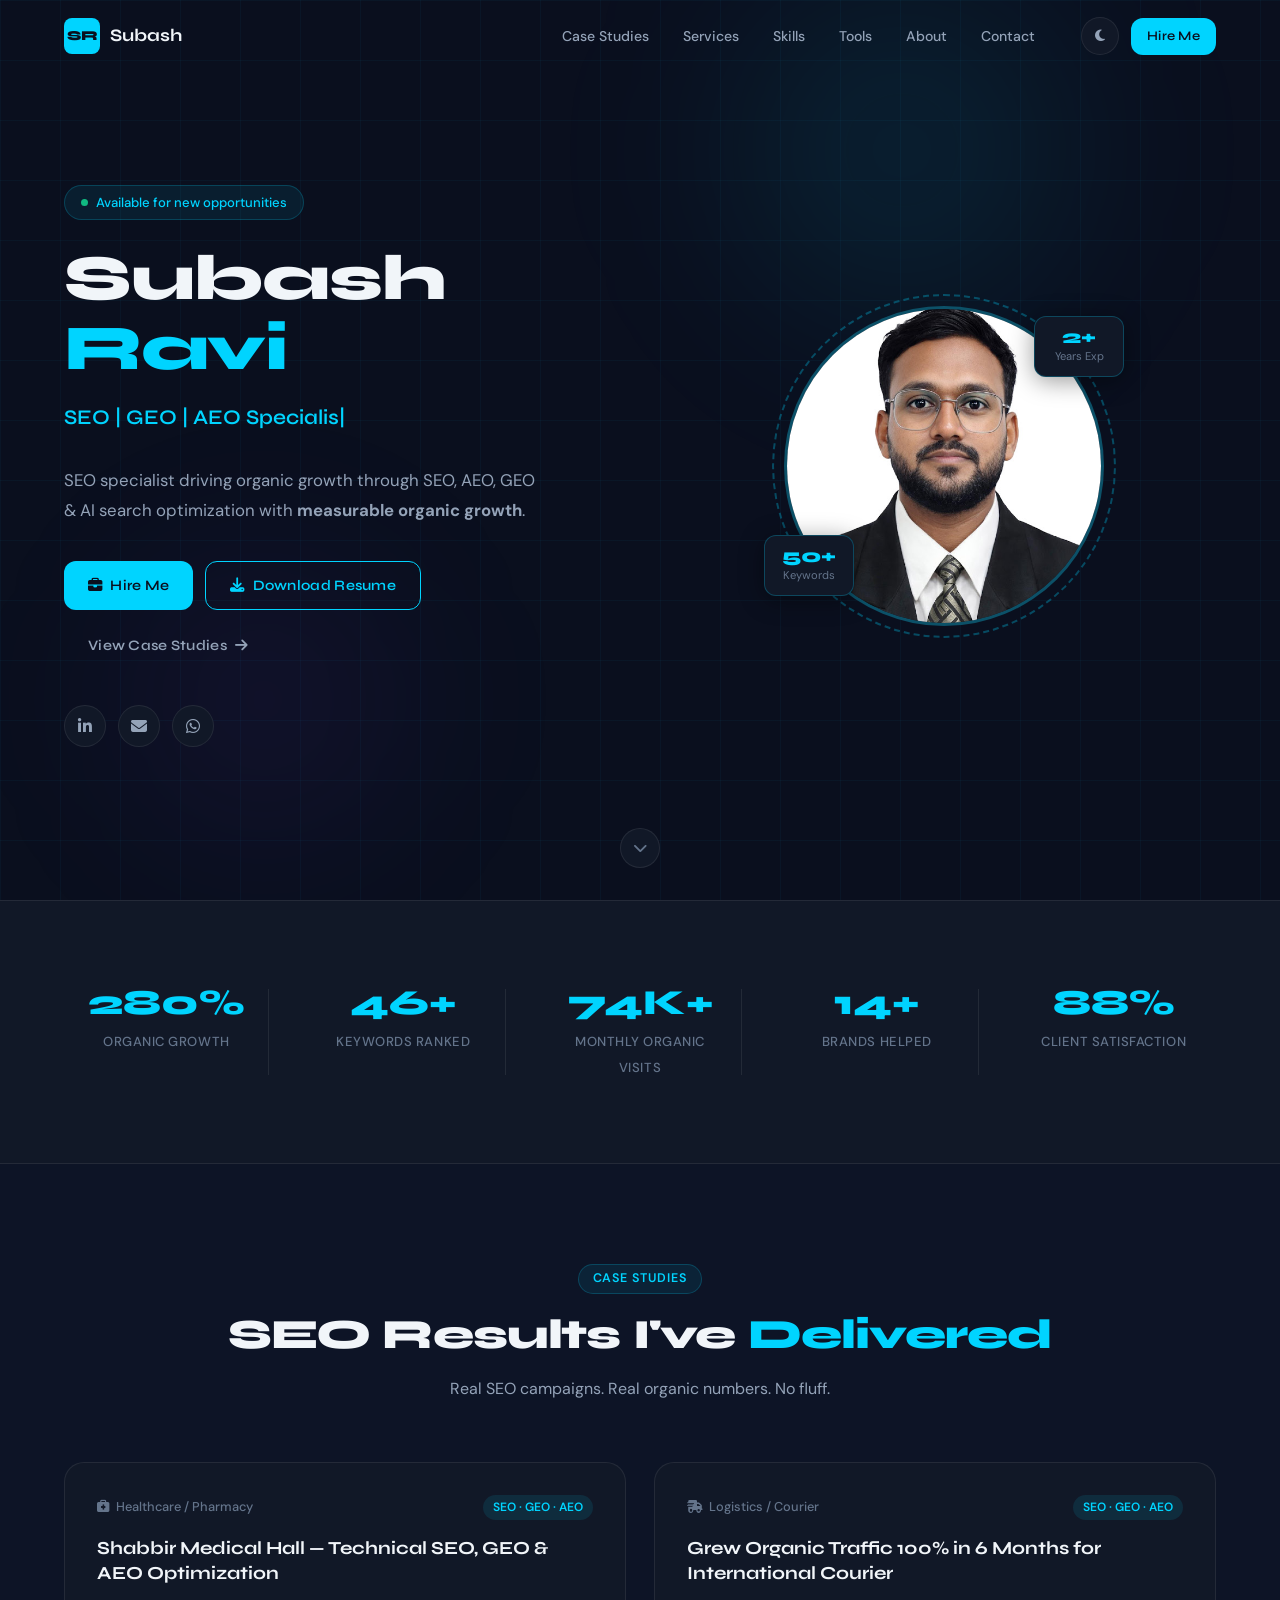
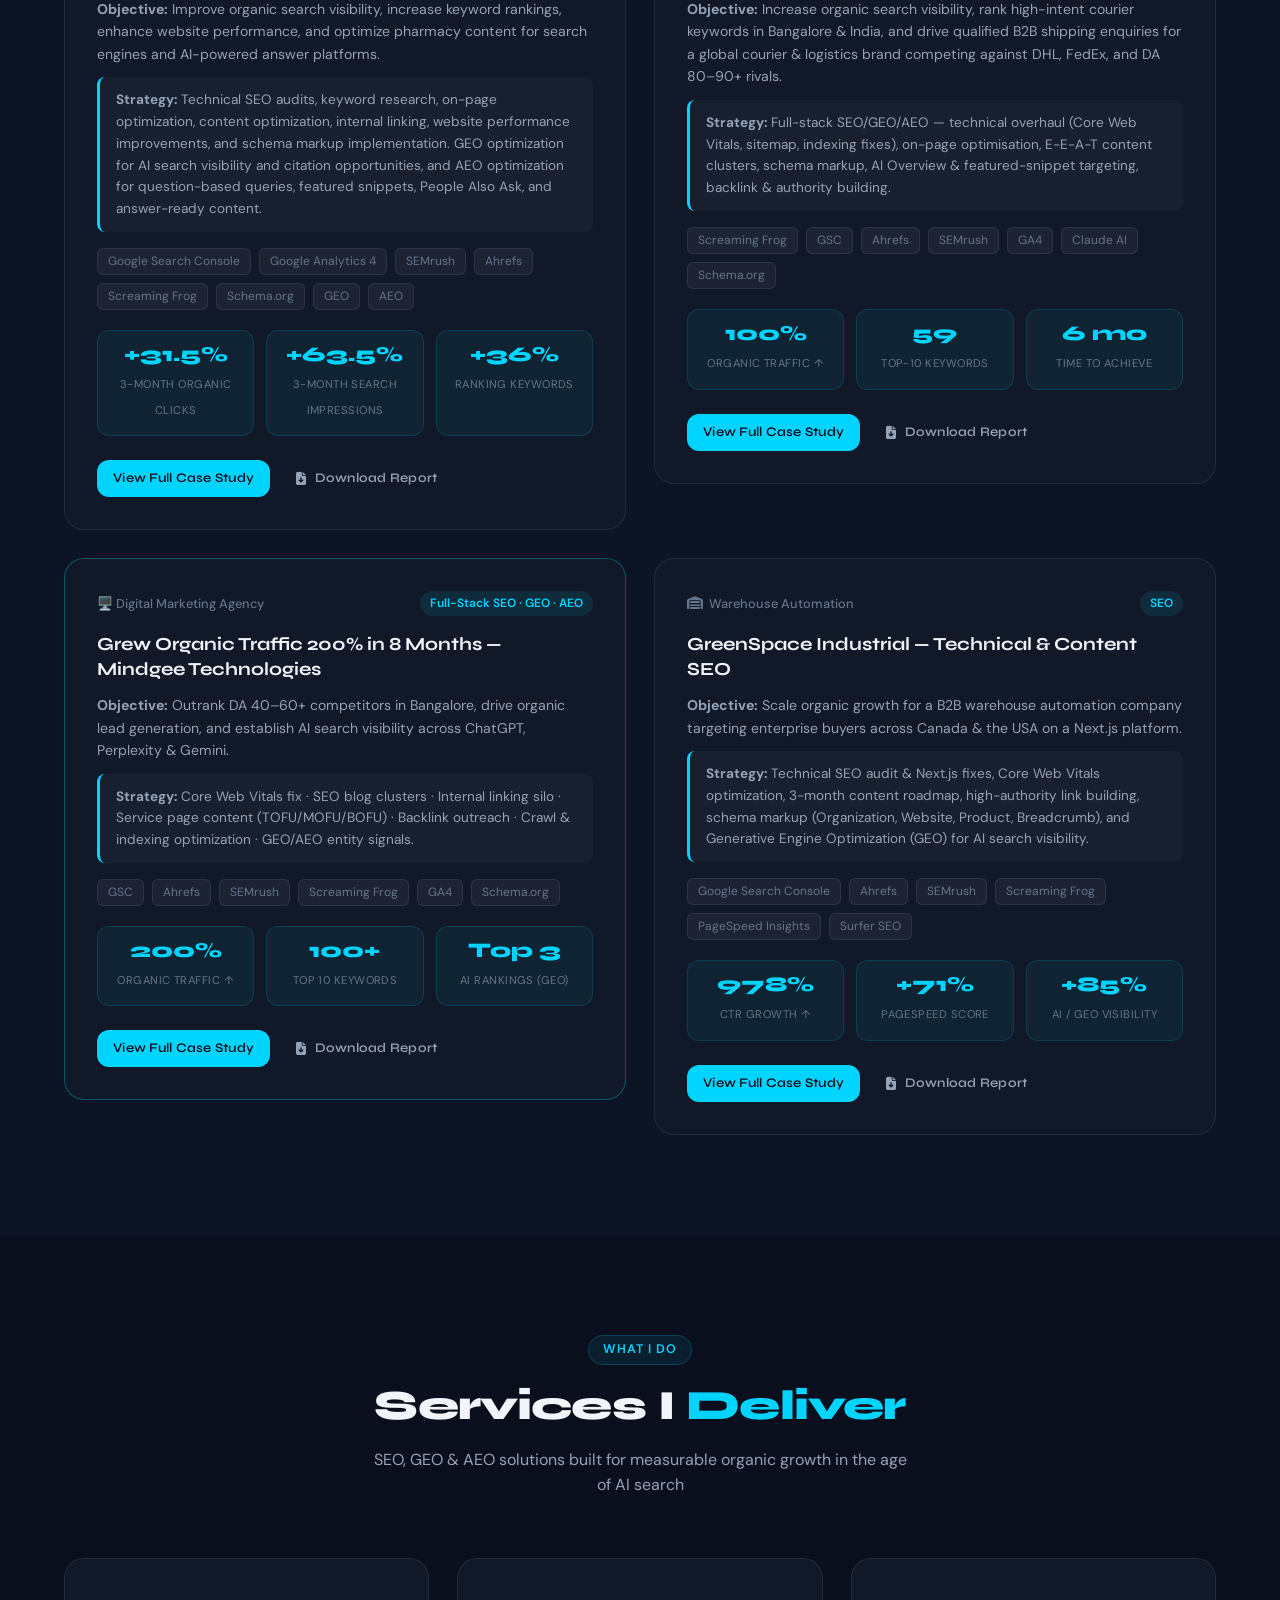
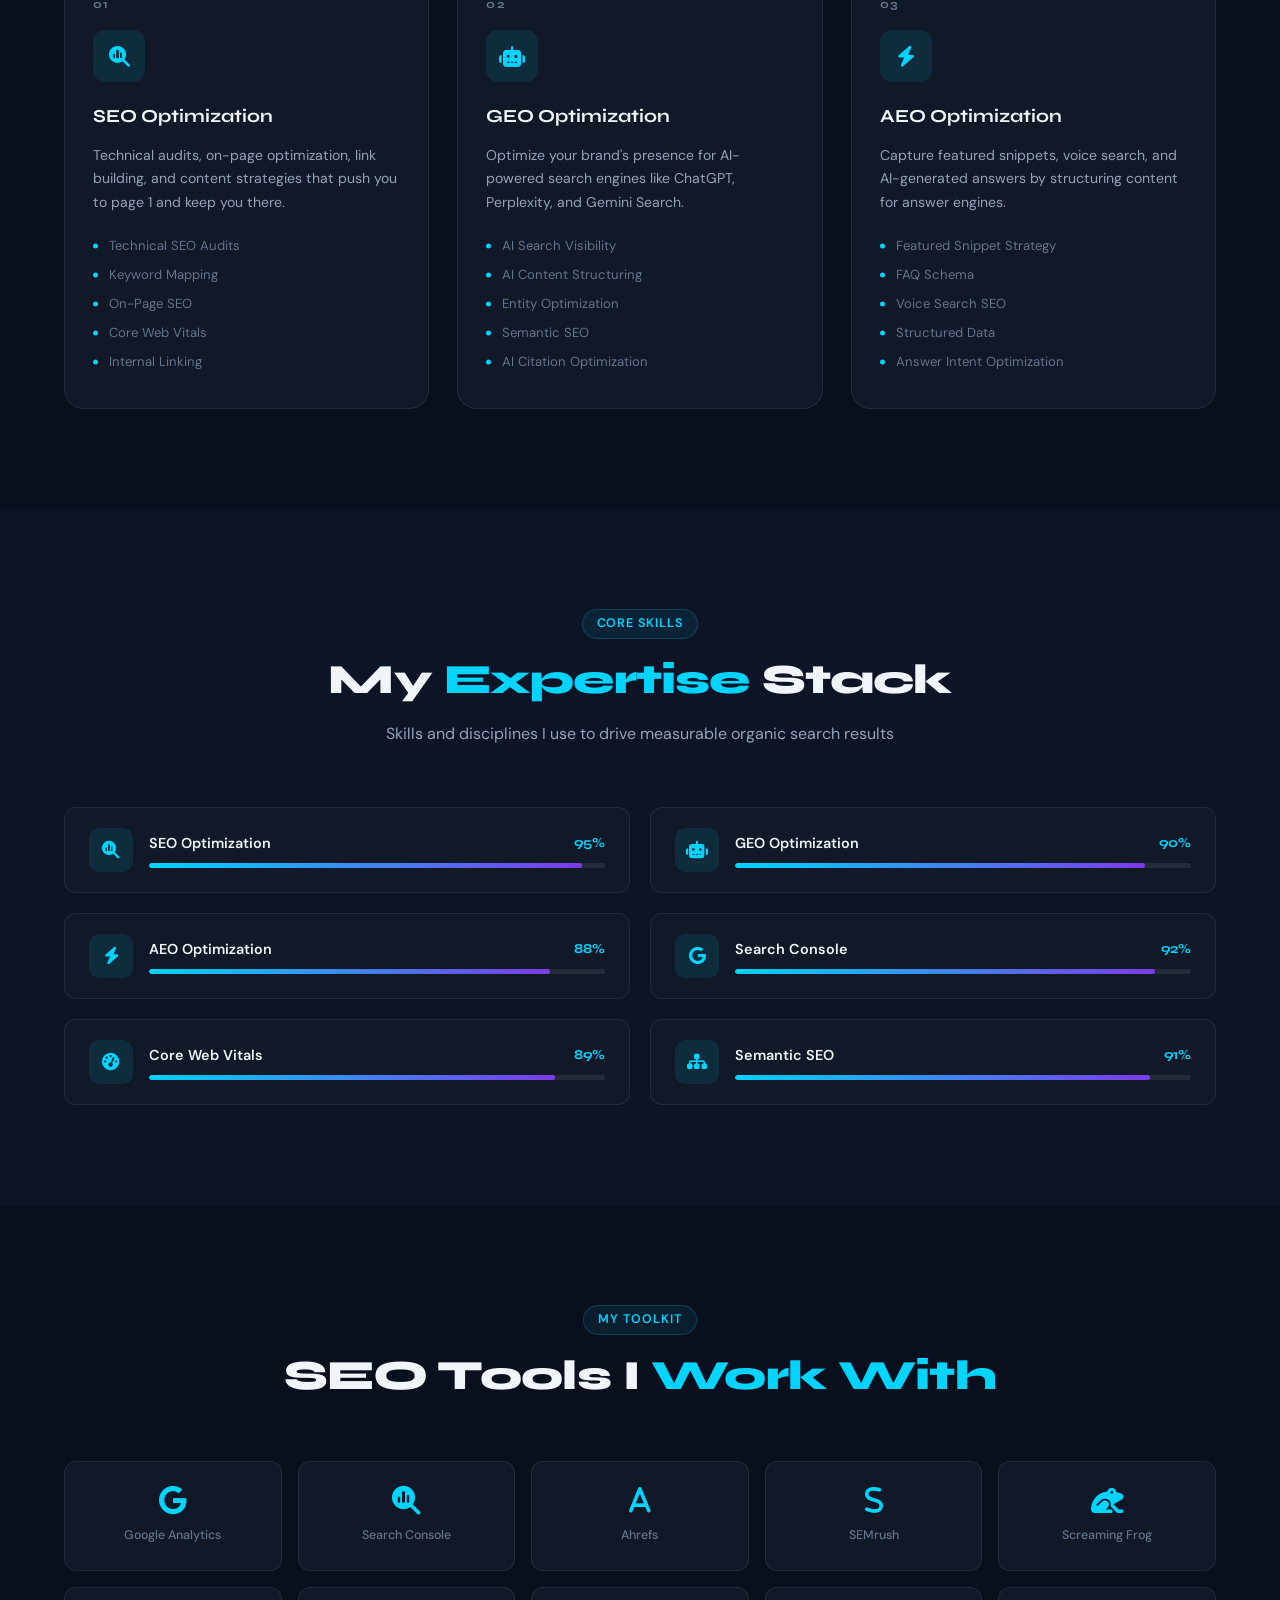
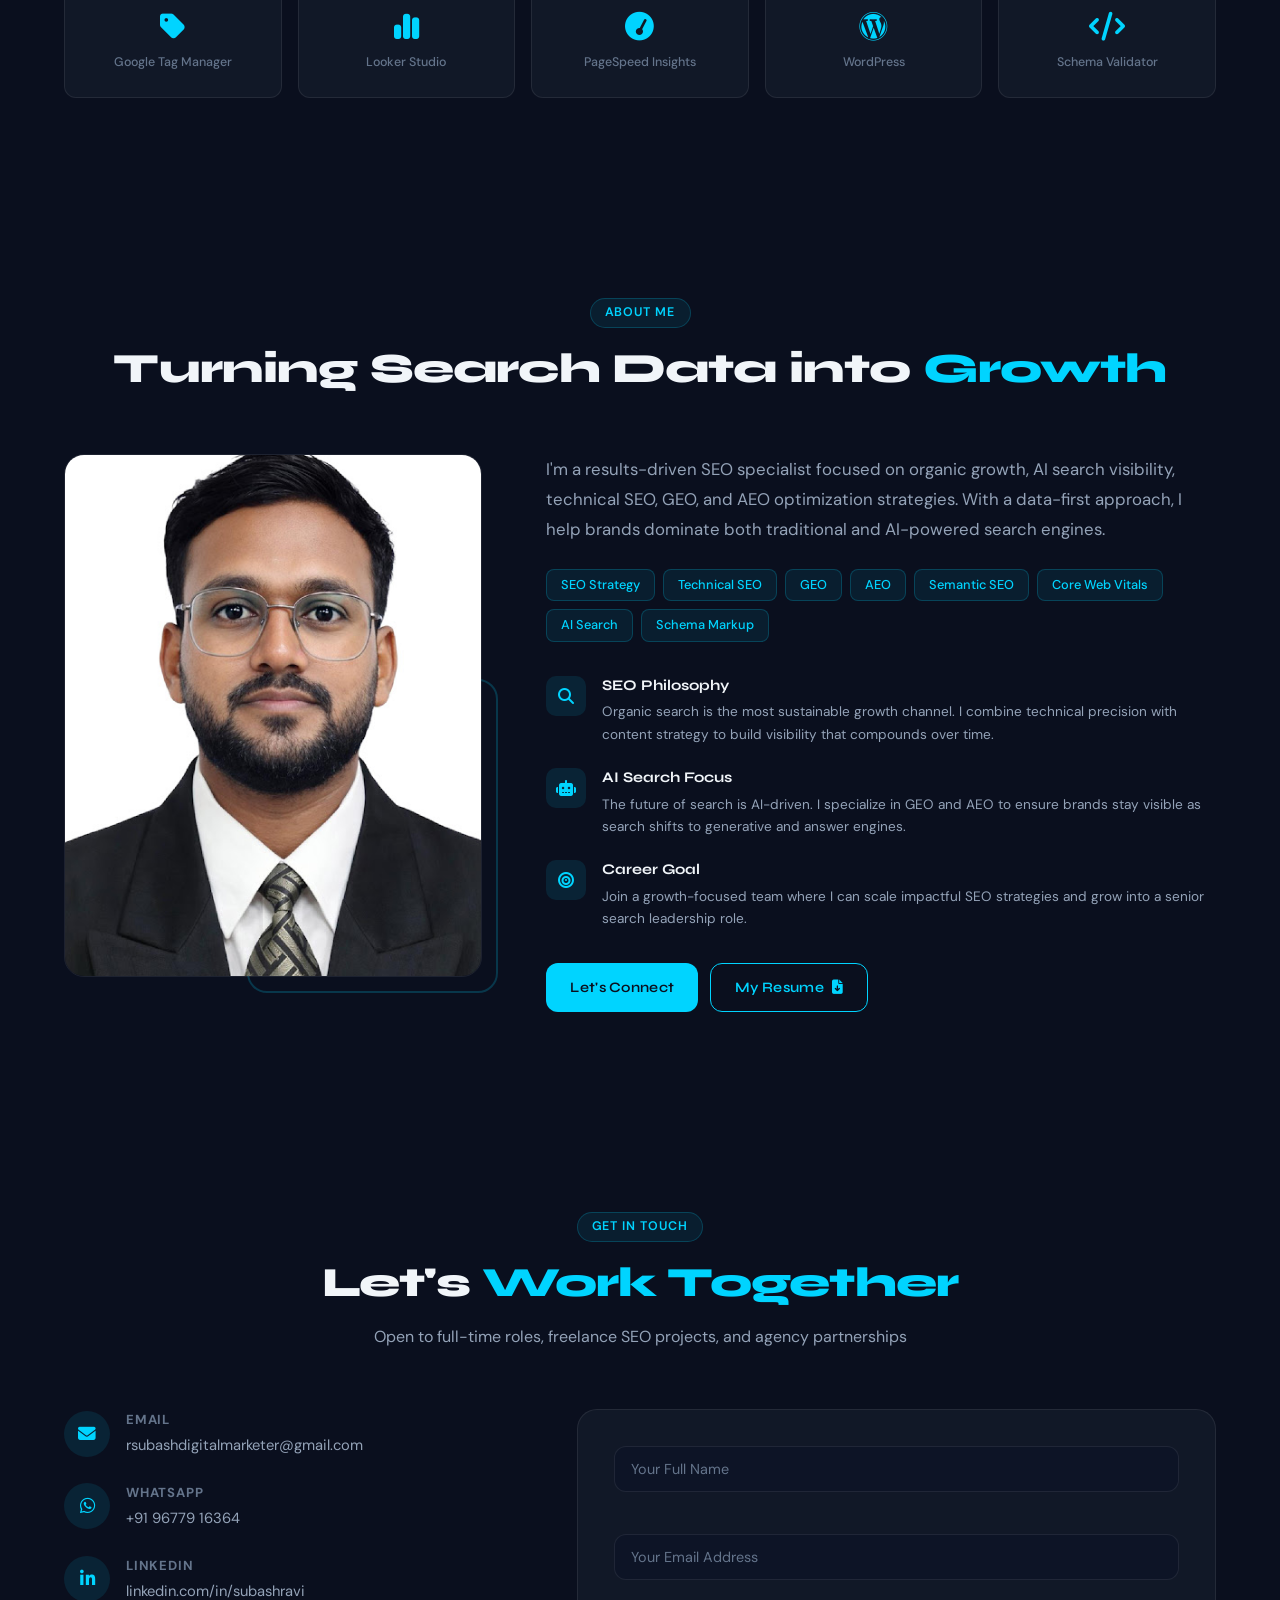
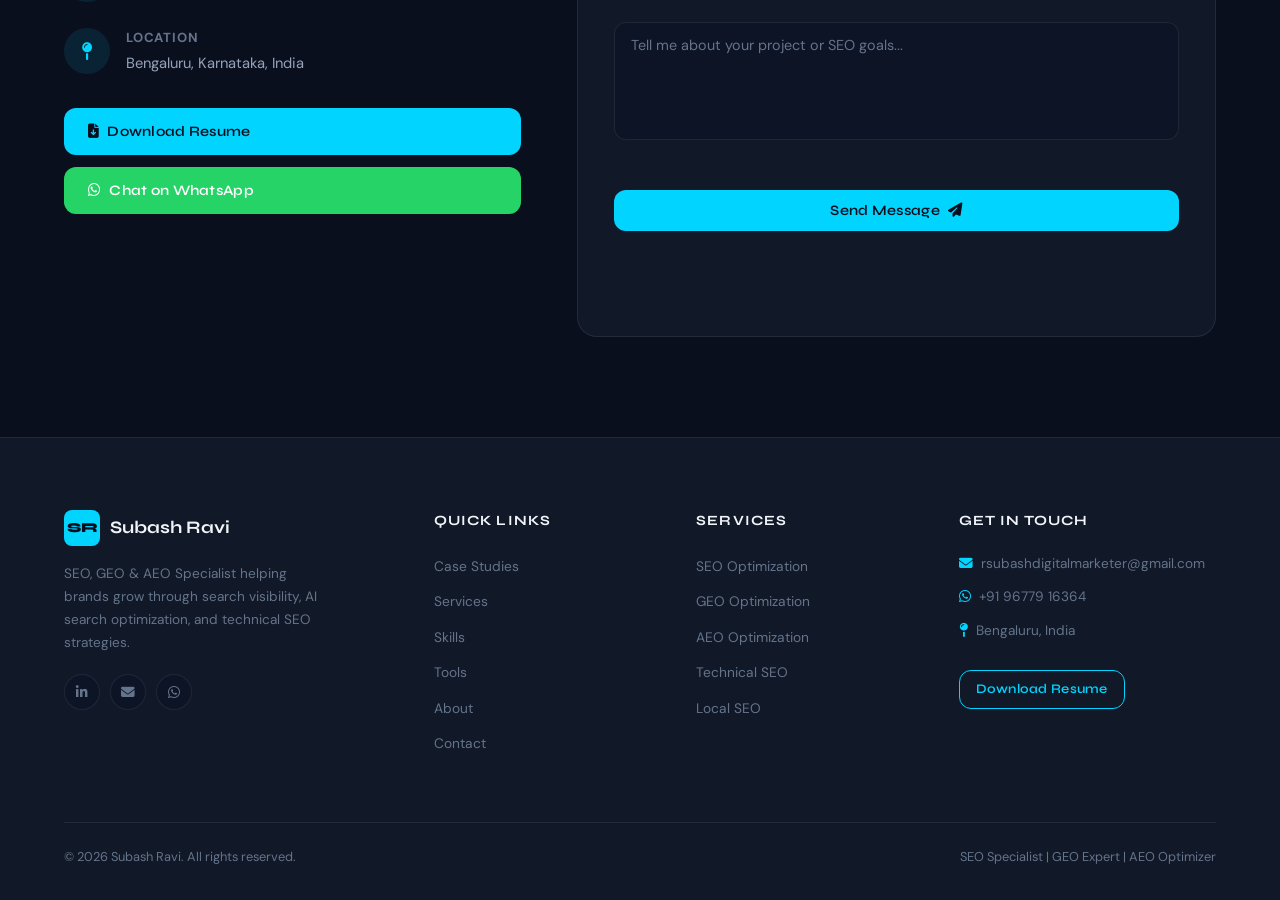
<file: index.html>
<!DOCTYPE html>
<html lang="en">
<head>
  <meta charset="UTF-8" />
  <meta name="viewport" content="width=device-width, initial-scale=1.0" />
  <meta name="description" content="Subash Ravi – SEO, GEO & AEO Specialist helping brands grow through search visibility, AI search optimization, and technical SEO strategies that drive measurable organic growth." />
  <meta name="keywords" content="SEO Specialist, Technical SEO, GEO Optimization, AEO Optimization, AI Search Optimization, Core Web Vitals, Semantic SEO, Schema Markup, Local SEO" />
  <meta name="author" content="Subash Ravi" />
  <meta property="og:title" content="Subash Ravi | SEO · GEO · AEO Specialist" />
  <meta property="og:description" content="Results-driven SEO specialist helping brands grow organically through AI search visibility, technical SEO, GEO, and AEO optimization strategies." />
  <meta property="og:type" content="website" />
  <meta property="og:url" content="https://subashravi.dev" />
  <meta property="og:image" content="name.jpg" />
  <meta name="theme-color" content="#0A0F1E" />
  <title>Subash Ravi | SEO · GEO · AEO Specialist</title>
  <link rel="icon" type="image/svg+xml" href="data:image/svg+xml,<svg xmlns='http://www.w3.org/2000/svg' viewBox='0 0 100 100'><rect width='100' height='100' rx='20' fill='%230A0F1E'/><text y='.9em' font-size='80' x='10' fill='%2300D4FF'>S</text></svg>" />
  <link rel="preconnect" href="https://fonts.googleapis.com" />
  <link rel="preconnect" href="https://fonts.gstatic.com" crossorigin />
  <link href="https://fonts.googleapis.com/css2?family=Syne:wght@400;500;600;700;800&family=DM+Sans:ital,opsz,wght@0,9..40,300;0,9..40,400;0,9..40,500;1,9..40,300&display=swap" rel="stylesheet" />
  <link rel="stylesheet" href="https://cdnjs.cloudflare.com/ajax/libs/font-awesome/6.5.0/css/all.min.css" />

  <!-- Schema Markup -->
  <script type="application/ld+json">
  {
    "@context": "https://schema.org",
    "@type": "Person",
    "name": "Subash Ravi",
    "jobTitle": "SEO, GEO & AEO Specialist",
    "url": "https://subashravi.dev",
    "sameAs": ["https://www.linkedin.com/in/subashravi/"],
    "knowsAbout": ["Technical SEO", "GEO Optimization", "AEO Optimization", "AI Search Optimization", "Core Web Vitals", "Schema Markup", "Semantic SEO", "Local SEO"]
  }
  </script>

<style>
/* =============================================
   Subash Ravi – Digital Marketing Portfolio
   style.css – All Styles
   ============================================= */

/* ===== CSS VARIABLES ===== */
:root {
  --bg-primary: #0A0F1E;
  --bg-secondary: #0D1426;
  --bg-card: #111827;
  --bg-card-hover: #151f32;
  --accent: #00D4FF;
  --accent-2: #7C3AED;
  --accent-3: #10B981;
  --text-primary: #F1F5F9;
  --text-secondary: #94A3B8;
  --text-muted: #64748B;
  --border: rgba(255,255,255,0.08);
  --border-accent: rgba(0,212,255,0.25);
  --shadow: 0 4px 24px rgba(0,0,0,0.4);
  --shadow-glow: 0 0 40px rgba(0,212,255,0.15);
  --radius: 12px;
  --radius-lg: 20px;
  --font-display: 'Syne', sans-serif;
  --font-body: 'DM Sans', sans-serif;
  --nav-h: 72px;
  --transition: 0.3s cubic-bezier(0.4,0,0.2,1);
}

body.light-mode {
  --bg-primary: #F8FAFC;
  --bg-secondary: #F1F5F9;
  --bg-card: #FFFFFF;
  --bg-card-hover: #F8FAFC;
  --text-primary: #0F172A;
  --text-secondary: #475569;
  --text-muted: #94A3B8;
  --border: rgba(0,0,0,0.08);
  --border-accent: rgba(0,150,180,0.25);
  --shadow: 0 4px 24px rgba(0,0,0,0.1);
}

/* ===== RESET & BASE ===== */
*, *::before, *::after { box-sizing: border-box; margin: 0; padding: 0; }
html { scroll-behavior: smooth; }

body {
  font-family: var(--font-body);
  background: var(--bg-primary);
  color: var(--text-primary);
  line-height: 1.6;
  overflow-x: hidden;
  transition: background var(--transition), color var(--transition);
}

img { max-width: 100%; display: block; }
a { text-decoration: none; color: inherit; }
ul { list-style: none; }

.container {
  max-width: 1200px;
  margin: 0 auto;
  padding: 0 24px;
}

.section { padding: 100px 0; }
.section-alt { background: var(--bg-secondary); }

.accent { color: var(--accent); }

/* ===== BUTTONS ===== */
.btn {
  display: inline-flex;
  align-items: center;
  gap: 8px;
  padding: 12px 24px;
  border-radius: var(--radius);
  font-family: var(--font-display);
  font-weight: 600;
  font-size: 0.9rem;
  cursor: pointer;
  border: none;
  transition: all var(--transition);
  letter-spacing: 0.02em;
  text-decoration: none;
}

.btn-primary {
  background: var(--accent);
  color: #0A0F1E;
}
.btn-primary:hover { background: #00b8e0; transform: translateY(-2px); box-shadow: 0 8px 30px rgba(0,212,255,0.3); }

.btn-outline {
  background: transparent;
  color: var(--accent);
  border: 1.5px solid var(--accent);
}
.btn-outline:hover { background: rgba(0,212,255,0.08); transform: translateY(-2px); }

.btn-ghost {
  background: transparent;
  color: var(--text-secondary);
}
.btn-ghost:hover { color: var(--accent); }

.btn-whatsapp {
  background: #25D366;
  color: #fff;
}
.btn-whatsapp:hover { background: #1ebe5b; transform: translateY(-2px); }

.btn-sm { padding: 8px 16px; font-size: 0.82rem; }
.btn-full { width: 100%; justify-content: center; }

/* ===== NAVBAR ===== */
.navbar {
  position: fixed;
  top: 0; left: 0; right: 0;
  z-index: 1000;
  height: var(--nav-h);
  transition: all var(--transition);
  background: transparent;
}

.navbar.scrolled {
  background: rgba(10,15,30,0.92);
  backdrop-filter: blur(16px);
  border-bottom: 1px solid var(--border);
  box-shadow: var(--shadow);
}

body.light-mode .navbar.scrolled {
  background: rgba(248,250,252,0.92);
}

.nav-container {
  max-width: 1200px;
  margin: 0 auto;
  padding: 0 24px;
  height: 100%;
  display: flex;
  align-items: center;
  gap: 32px;
}

.nav-logo {
  display: flex;
  align-items: center;
  gap: 10px;
  font-family: var(--font-display);
  font-weight: 700;
  font-size: 1.1rem;
  color: var(--text-primary);
}

.logo-mark {
  width: 36px;
  height: 36px;
  background: var(--accent);
  color: #0A0F1E;
  border-radius: 8px;
  display: flex;
  align-items: center;
  justify-content: center;
  font-weight: 800;
  font-size: 0.85rem;
  flex-shrink: 0;
}

.nav-links {
  display: flex;
  align-items: center;
  gap: 6px;
  margin-left: auto;
}

.nav-links a {
  padding: 6px 14px;
  border-radius: 8px;
  font-size: 0.88rem;
  font-weight: 500;
  color: var(--text-secondary);
  transition: all var(--transition);
}

.nav-links a:hover,
.nav-links a.active {
  color: var(--accent);
  background: rgba(0,212,255,0.08);
}

.nav-actions {
  display: flex;
  align-items: center;
  gap: 12px;
}

.theme-toggle {
  width: 38px;
  height: 38px;
  background: var(--bg-card);
  border: 1px solid var(--border);
  border-radius: 50%;
  display: flex;
  align-items: center;
  justify-content: center;
  cursor: pointer;
  color: var(--text-secondary);
  transition: all var(--transition);
}
.theme-toggle:hover { color: var(--accent); border-color: var(--accent); }

.hamburger {
  display: none;
  flex-direction: column;
  gap: 5px;
  background: none;
  border: none;
  cursor: pointer;
  padding: 8px;
  margin-left: 8px;
}
.hamburger span {
  display: block;
  width: 22px;
  height: 2px;
  background: var(--text-primary);
  border-radius: 2px;
  transition: all var(--transition);
}
.hamburger.open span:nth-child(1) { transform: translateY(7px) rotate(45deg); }
.hamburger.open span:nth-child(2) { opacity: 0; }
.hamburger.open span:nth-child(3) { transform: translateY(-7px) rotate(-45deg); }

/* ===== HERO ===== */
.hero {
  min-height: 100vh;
  display: flex;
  align-items: center;
  position: relative;
  overflow: hidden;
  padding-top: var(--nav-h);
}

.hero-bg {
  position: absolute;
  inset: 0;
  z-index: 0;
}

.hero-grid {
  position: absolute;
  inset: 0;
  background-image:
    linear-gradient(rgba(0,212,255,0.04) 1px, transparent 1px),
    linear-gradient(90deg, rgba(0,212,255,0.04) 1px, transparent 1px);
  background-size: 60px 60px;
}

.hero-glow {
  position: absolute;
  border-radius: 50%;
  filter: blur(80px);
  pointer-events: none;
}
.glow-1 {
  width: 500px; height: 500px;
  background: radial-gradient(circle, rgba(0,212,255,0.12), transparent 70%);
  top: -100px; right: 10%;
}
.glow-2 {
  width: 400px; height: 400px;
  background: radial-gradient(circle, rgba(124,58,237,0.1), transparent 70%);
  bottom: 0; left: 5%;
}

.hero-container {
  position: relative;
  z-index: 1;
  display: grid;
  grid-template-columns: 1fr 1fr;
  gap: 64px;
  align-items: center;
  padding-top: 40px;
  padding-bottom: 80px;
}

.hero-badge {
  display: inline-flex;
  align-items: center;
  gap: 8px;
  padding: 6px 16px;
  background: rgba(0,212,255,0.08);
  border: 1px solid rgba(0,212,255,0.2);
  border-radius: 999px;
  font-size: 0.82rem;
  color: var(--accent);
  font-weight: 500;
  margin-bottom: 24px;
  width: fit-content;
}

.badge-dot {
  width: 7px; height: 7px;
  background: var(--accent-3);
  border-radius: 50%;
  animation: pulse 2s infinite;
}

@keyframes pulse {
  0%, 100% { opacity: 1; transform: scale(1); }
  50% { opacity: 0.5; transform: scale(0.8); }
}

.hero-name {
  font-family: var(--font-display);
  font-size: clamp(2.5rem, 5vw, 4rem);
  font-weight: 800;
  line-height: 1.1;
  margin-bottom: 16px;
  letter-spacing: -0.02em;
}

.hero-title {
  font-family: var(--font-display);
  font-size: clamp(1rem, 2vw, 1.3rem);
  font-weight: 600;
  color: var(--accent);
  margin-bottom: 24px;
  min-height: 2em;
}

.cursor {
  animation: blink 1s step-end infinite;
  color: var(--accent);
}
@keyframes blink { 0%, 100% { opacity: 1; } 50% { opacity: 0; } }

.hero-bio {
  font-size: 1.05rem;
  color: var(--text-secondary);
  max-width: 480px;
  margin-bottom: 36px;
  line-height: 1.75;
}

.hero-cta {
  display: flex;
  flex-wrap: wrap;
  gap: 12px;
  margin-bottom: 36px;
}

.hero-socials {
  display: flex;
  gap: 12px;
}

.social-link {
  width: 42px; height: 42px;
  background: var(--bg-card);
  border: 1px solid var(--border);
  border-radius: 50%;
  display: flex;
  align-items: center;
  justify-content: center;
  color: var(--text-secondary);
  font-size: 1rem;
  transition: all var(--transition);
}
.social-link:hover {
  color: var(--accent);
  border-color: var(--accent);
  transform: translateY(-3px);
  box-shadow: 0 6px 20px rgba(0,212,255,0.2);
}

/* Hero Visual */
.hero-visual {
  display: flex;
  justify-content: center;
  align-items: center;
}

.hero-image-wrap {
  position: relative;
  width: 320px;
  height: 320px;
}

.hero-image-ring {
  position: absolute;
  inset: -12px;
  border-radius: 50%;
  border: 2px dashed rgba(0,212,255,0.3);
  animation: spin 20s linear infinite;
}
@keyframes spin { from { transform: rotate(0deg); } to { transform: rotate(360deg); } }

.hero-image {
  width: 100%;
  height: 100%;
  object-fit: cover;
  border-radius: 50%;
  border: 3px solid rgba(0,212,255,0.3);
  background: var(--bg-card);
}

.hero-image-badge {
  position: absolute;
  background: var(--bg-card);
  border: 1px solid var(--border-accent);
  border-radius: var(--radius);
  padding: 10px 16px;
  display: flex;
  flex-direction: column;
  align-items: center;
  box-shadow: var(--shadow);
  min-width: 90px;
}

.badge-exp { top: 10px; right: -20px; }
.badge-proj { bottom: 30px; left: -20px; }

.badge-num {
  font-family: var(--font-display);
  font-weight: 800;
  font-size: 1.2rem;
  color: var(--accent);
  line-height: 1;
}

.badge-lbl {
  font-size: 0.7rem;
  color: var(--text-muted);
  margin-top: 2px;
}

.hero-scroll-hint {
  position: absolute;
  bottom: 32px;
  left: 50%;
  transform: translateX(-50%);
  z-index: 1;
}
.hero-scroll-hint a {
  width: 40px; height: 40px;
  background: var(--bg-card);
  border: 1px solid var(--border);
  border-radius: 50%;
  display: flex;
  align-items: center;
  justify-content: center;
  color: var(--text-muted);
  font-size: 0.9rem;
  animation: bounce 2s ease-in-out infinite;
  transition: all var(--transition);
}
.hero-scroll-hint a:hover { color: var(--accent); border-color: var(--accent); }
@keyframes bounce {
  0%, 100% { transform: translateY(0); }
  50% { transform: translateY(6px); }
}

/* ===== STATS STRIP ===== */
.stats-strip {
  padding: 60px 0;
  background: var(--bg-card);
  border-top: 1px solid var(--border);
  border-bottom: 1px solid var(--border);
}

.stats-grid {
  display: grid;
  grid-template-columns: repeat(5, 1fr);
  gap: 32px;
}

.stat-item {
  text-align: center;
  padding: 24px 16px;
  border-radius: var(--radius);
  transition: all var(--transition);
  position: relative;
}
.stat-item::after {
  content: '';
  position: absolute;
  right: 0; top: 20%; bottom: 20%;
  width: 1px;
  background: var(--border);
}
.stat-item:last-child::after { display: none; }
.stat-item:hover { background: var(--bg-card-hover); }

.stat-num {
  display: block;
  font-family: var(--font-display);
  font-size: 2.2rem;
  font-weight: 800;
  color: var(--accent);
  line-height: 1;
  margin-bottom: 8px;
}

.stat-label {
  font-size: 0.82rem;
  color: var(--text-muted);
  font-weight: 500;
  letter-spacing: 0.04em;
  text-transform: uppercase;
}

/* ===== SECTION HEADER ===== */
.section-header {
  text-align: center;
  margin-bottom: 60px;
}

.section-tag {
  display: inline-block;
  padding: 4px 14px;
  background: rgba(0,212,255,0.08);
  border: 1px solid rgba(0,212,255,0.2);
  color: var(--accent);
  border-radius: 999px;
  font-size: 0.78rem;
  font-weight: 600;
  letter-spacing: 0.08em;
  text-transform: uppercase;
  margin-bottom: 16px;
}

.section-title {
  font-family: var(--font-display);
  font-size: clamp(1.8rem, 3.5vw, 2.6rem);
  font-weight: 800;
  letter-spacing: -0.02em;
  line-height: 1.2;
  margin-bottom: 16px;
}

.section-subtitle {
  font-size: 1rem;
  color: var(--text-secondary);
  max-width: 540px;
  margin: 0 auto;
}

/* ===== PROJECT / CASE STUDY CARDS ===== */
.projects-grid {
  display: grid;
  grid-template-columns: repeat(auto-fill, minmax(500px, 1fr));
  gap: 28px;
  align-items: start;
}

.project-card {
  background: var(--bg-card);
  border: 1px solid var(--border);
  border-radius: var(--radius-lg);
  padding: 32px;
  transition: all var(--transition);
}
.project-card:hover {
  border-color: var(--border-accent);
  transform: translateY(-4px);
  box-shadow: var(--shadow-glow);
}

.project-header {
  display: flex;
  justify-content: space-between;
  align-items: center;
  margin-bottom: 16px;
}

.project-industry {
  font-size: 0.8rem;
  color: var(--text-muted);
  font-weight: 500;
  display: flex;
  align-items: center;
  gap: 6px;
}

.project-type {
  padding: 3px 10px;
  background: rgba(0,212,255,0.1);
  color: var(--accent);
  border-radius: 999px;
  font-size: 0.75rem;
  font-weight: 600;
}

.project-title {
  font-family: var(--font-display);
  font-size: 1.15rem;
  font-weight: 700;
  margin-bottom: 12px;
  line-height: 1.35;
}

.project-objective {
  font-size: 0.88rem;
  color: var(--text-secondary);
  margin-bottom: 12px;
  line-height: 1.6;
}

.project-strategy {
  font-size: 0.85rem;
  color: var(--text-secondary);
  margin-bottom: 16px;
  padding: 12px 16px;
  background: rgba(255,255,255,0.03);
  border-radius: 8px;
  border-left: 3px solid var(--accent);
  line-height: 1.6;
}

.project-tools {
  display: flex;
  flex-wrap: wrap;
  gap: 8px;
  margin-bottom: 20px;
}
.project-tools span {
  padding: 3px 10px;
  background: rgba(255,255,255,0.05);
  border: 1px solid var(--border);
  border-radius: 6px;
  font-size: 0.75rem;
  color: var(--text-muted);
}

.project-results {
  display: grid;
  grid-template-columns: repeat(3, 1fr);
  gap: 12px;
  margin-bottom: 24px;
}

.result-item {
  text-align: center;
  padding: 14px 8px;
  background: rgba(0,212,255,0.06);
  border: 1px solid rgba(0,212,255,0.15);
  border-radius: var(--radius);
}

.result-val {
  display: block;
  font-family: var(--font-display);
  font-size: 1.3rem;
  font-weight: 800;
  color: var(--accent);
  line-height: 1;
  margin-bottom: 4px;
}

.result-lbl {
  font-size: 0.7rem;
  color: var(--text-muted);
  text-transform: uppercase;
  letter-spacing: 0.04em;
}

.project-cta {
  display: flex;
  gap: 10px;
  flex-wrap: wrap;
}

/* ===== SERVICES ===== */
.services-grid {
  display: grid;
  grid-template-columns: repeat(3, 1fr);
  gap: 28px;
}

.service-card {
  background: var(--bg-card);
  border: 1px solid var(--border);
  border-radius: var(--radius-lg);
  padding: 36px 28px;
  transition: all var(--transition);
  position: relative;
  overflow: hidden;
}
.service-card::before {
  content: '';
  position: absolute;
  top: 0; left: 0; right: 0;
  height: 3px;
  background: linear-gradient(90deg, var(--accent), var(--accent-2));
  opacity: 0;
  transition: opacity var(--transition);
}
.service-card:hover {
  border-color: var(--border-accent);
  transform: translateY(-6px);
  box-shadow: var(--shadow-glow);
}
.service-card:hover::before { opacity: 1; }

.service-num {
  font-family: var(--font-display);
  font-size: 0.75rem;
  font-weight: 700;
  color: var(--text-muted);
  letter-spacing: 0.1em;
  margin-bottom: 16px;
}

.service-icon {
  width: 52px; height: 52px;
  background: rgba(0,212,255,0.1);
  border-radius: var(--radius);
  display: flex;
  align-items: center;
  justify-content: center;
  font-size: 1.3rem;
  color: var(--accent);
  margin-bottom: 20px;
}

.service-card h3 {
  font-family: var(--font-display);
  font-size: 1.15rem;
  font-weight: 700;
  margin-bottom: 12px;
}

.service-card > p {
  font-size: 0.88rem;
  color: var(--text-secondary);
  line-height: 1.7;
  margin-bottom: 20px;
}

.service-list {
  display: flex;
  flex-direction: column;
  gap: 8px;
}
.service-list li {
  font-size: 0.82rem;
  color: var(--text-muted);
  padding-left: 16px;
  position: relative;
}
.service-list li::before {
  content: '';
  position: absolute;
  left: 0; top: 50%;
  transform: translateY(-50%);
  width: 5px; height: 5px;
  background: var(--accent);
  border-radius: 50%;
}

/* ===== SKILLS ===== */
.skills-grid {
  display: grid;
  grid-template-columns: repeat(2, 1fr);
  gap: 20px;
}

.skill-card {
  background: var(--bg-card);
  border: 1px solid var(--border);
  border-radius: var(--radius);
  padding: 20px 24px;
  display: flex;
  align-items: center;
  gap: 16px;
  transition: all var(--transition);
}
.skill-card:hover { border-color: var(--border-accent); transform: translateX(4px); }

.skill-icon {
  width: 44px; height: 44px;
  background: rgba(0,212,255,0.1);
  border-radius: 10px;
  display: flex;
  align-items: center;
  justify-content: center;
  color: var(--accent);
  font-size: 1.1rem;
  flex-shrink: 0;
}

.skill-info { flex: 1; }
.skill-header {
  display: flex;
  justify-content: space-between;
  margin-bottom: 8px;
}
.skill-name {
  font-weight: 600;
  font-size: 0.9rem;
}
.skill-pct {
  font-family: var(--font-display);
  font-weight: 700;
  font-size: 0.85rem;
  color: var(--accent);
}

.skill-bar {
  height: 5px;
  background: rgba(255,255,255,0.08);
  border-radius: 999px;
  overflow: hidden;
}
.skill-fill {
  height: 100%;
  width: 0;
  background: linear-gradient(90deg, var(--accent), var(--accent-2));
  border-radius: 999px;
  transition: width 1.2s cubic-bezier(0.4,0,0.2,1);
}

/* ===== TOOLS ===== */
.tools-grid {
  display: grid;
  grid-template-columns: repeat(5, 1fr);
  gap: 16px;
}

.tool-item {
  background: var(--bg-card);
  border: 1px solid var(--border);
  border-radius: var(--radius);
  padding: 24px 16px;
  display: flex;
  flex-direction: column;
  align-items: center;
  gap: 12px;
  text-align: center;
  transition: all var(--transition);
  cursor: default;
}
.tool-item:hover {
  border-color: var(--border-accent);
  transform: translateY(-4px);
  box-shadow: var(--shadow-glow);
}
.tool-item i {
  font-size: 1.8rem;
  color: var(--accent);
}
.tool-item span {
  font-size: 0.78rem;
  color: var(--text-muted);
  font-weight: 500;
}

/* ===== BLOG ===== */
.blog-grid {
  display: grid;
  grid-template-columns: repeat(3, 1fr);
  gap: 28px;
}

.blog-card {
  background: var(--bg-card);
  border: 1px solid var(--border);
  border-radius: var(--radius-lg);
  overflow: hidden;
  transition: all var(--transition);
}
.blog-card:hover {
  border-color: var(--border-accent);
  transform: translateY(-4px);
  box-shadow: var(--shadow-glow);
}

.blog-img img {
  width: 100%;
  height: 200px;
  object-fit: cover;
  display: block;
}

.blog-content {
  padding: 24px;
}

.blog-tag {
  display: inline-block;
  padding: 3px 10px;
  background: rgba(0,212,255,0.1);
  color: var(--accent);
  border-radius: 999px;
  font-size: 0.72rem;
  font-weight: 600;
  letter-spacing: 0.06em;
  text-transform: uppercase;
  margin-bottom: 12px;
}

.blog-content h3 {
  font-family: var(--font-display);
  font-size: 1rem;
  font-weight: 700;
  margin-bottom: 10px;
  line-height: 1.4;
}
.blog-content h3 a { color: var(--text-primary); transition: color var(--transition); }
.blog-content h3 a:hover { color: var(--accent); }

.blog-content p {
  font-size: 0.85rem;
  color: var(--text-secondary);
  margin-bottom: 16px;
  line-height: 1.6;
}

.blog-meta {
  display: flex;
  gap: 16px;
  font-size: 0.78rem;
  color: var(--text-muted);
}
.blog-meta span {
  display: flex;
  align-items: center;
  gap: 5px;
}

/* ===== ABOUT ===== */
.about-grid {
  display: grid;
  grid-template-columns: 1fr 1.6fr;
  gap: 64px;
  align-items: start;
}

.about-image-wrap {
  position: relative;
}
.about-image {
  width: 100%;
  border-radius: var(--radius-lg);
  aspect-ratio: 4/5;
  object-fit: cover;
  border: 1px solid var(--border);
}
.about-image-accent {
  position: absolute;
  bottom: -16px; right: -16px;
  width: 60%;
  height: 60%;
  border: 2px solid var(--accent);
  border-radius: var(--radius-lg);
  opacity: 0.2;
  z-index: -1;
}

.about-lead {
  font-size: 1.05rem;
  color: var(--text-secondary);
  line-height: 1.8;
  margin-bottom: 24px;
}

.about-tags {
  display: flex;
  flex-wrap: wrap;
  gap: 8px;
  margin-bottom: 32px;
}

.tag {
  padding: 5px 14px;
  background: rgba(0,212,255,0.08);
  border: 1px solid rgba(0,212,255,0.2);
  color: var(--accent);
  border-radius: 8px;
  font-size: 0.8rem;
  font-weight: 500;
}

.about-goals {
  display: flex;
  flex-direction: column;
  gap: 20px;
  margin-bottom: 32px;
}

.goal-item {
  display: flex;
  gap: 16px;
  align-items: flex-start;
}
.goal-item > i {
  width: 40px; height: 40px;
  background: rgba(0,212,255,0.1);
  border-radius: 10px;
  display: flex;
  align-items: center;
  justify-content: center;
  color: var(--accent);
  font-size: 1rem;
  flex-shrink: 0;
  margin-top: 2px;
}
.goal-item strong {
  font-family: var(--font-display);
  display: block;
  font-size: 0.92rem;
  margin-bottom: 4px;
}
.goal-item p {
  font-size: 0.85rem;
  color: var(--text-secondary);
  line-height: 1.65;
}

.about-cta {
  display: flex;
  gap: 12px;
  flex-wrap: wrap;
}

/* ===== CONTACT ===== */
.contact-grid {
  display: grid;
  grid-template-columns: 1fr 1.4fr;
  gap: 56px;
  align-items: start;
}

.contact-item {
  display: flex;
  align-items: center;
  gap: 16px;
  margin-bottom: 24px;
}

.contact-icon {
  width: 46px; height: 46px;
  background: rgba(0,212,255,0.1);
  border-radius: 50%;
  display: flex;
  align-items: center;
  justify-content: center;
  color: var(--accent);
  font-size: 1.1rem;
  flex-shrink: 0;
}

.contact-item strong {
  display: block;
  font-size: 0.82rem;
  color: var(--text-muted);
  text-transform: uppercase;
  letter-spacing: 0.06em;
  margin-bottom: 2px;
}
.contact-item a, .contact-item span {
  font-size: 0.92rem;
  color: var(--text-secondary);
  transition: color var(--transition);
}
.contact-item a:hover { color: var(--accent); }

.contact-resume {
  display: flex;
  flex-direction: column;
  gap: 12px;
  margin-top: 32px;
}

/* Contact Form */
.contact-form {
  background: var(--bg-card);
  border: 1px solid var(--border);
  border-radius: var(--radius-lg);
  padding: 36px;
}

.form-group {
  margin-bottom: 20px;
}

.form-group input,
.form-group textarea {
  width: 100%;
  background: var(--bg-secondary);
  border: 1px solid var(--border);
  border-radius: var(--radius);
  padding: 13px 16px;
  color: var(--text-primary);
  font-family: var(--font-body);
  font-size: 0.9rem;
  transition: all var(--transition);
  outline: none;
  resize: none;
}
.form-group input::placeholder,
.form-group textarea::placeholder { color: var(--text-muted); }
.form-group input:focus,
.form-group textarea:focus {
  border-color: var(--accent);
  box-shadow: 0 0 0 3px rgba(0,212,255,0.08);
}

.form-error {
  display: block;
  margin-top: 6px;
  font-size: 0.78rem;
  color: #FF5E5E;
  min-height: 1rem;
}

.form-success {
  display: flex;
  align-items: center;
  gap: 8px;
  padding: 14px 18px;
  background: rgba(16,185,129,0.1);
  border: 1px solid rgba(16,185,129,0.3);
  border-radius: var(--radius);
  color: var(--accent-3);
  font-size: 0.9rem;
  font-weight: 500;
  margin-top: 16px;
  opacity: 0;
  transform: translateY(8px);
  transition: all var(--transition);
  pointer-events: none;
}
.form-success.visible {
  opacity: 1;
  transform: translateY(0);
}

/* ===== FOOTER ===== */
.footer {
  background: var(--bg-card);
  border-top: 1px solid var(--border);
  padding: 72px 0 32px;
}

.footer-grid {
  display: grid;
  grid-template-columns: 1.5fr 1fr 1fr 1.2fr;
  gap: 48px;
  margin-bottom: 56px;
}

.footer-brand p {
  font-size: 0.85rem;
  color: var(--text-muted);
  line-height: 1.7;
  margin: 16px 0 20px;
  max-width: 260px;
}

.footer-socials {
  display: flex;
  gap: 10px;
}
.footer-socials a {
  width: 36px; height: 36px;
  background: var(--bg-secondary);
  border: 1px solid var(--border);
  border-radius: 50%;
  display: flex;
  align-items: center;
  justify-content: center;
  color: var(--text-muted);
  font-size: 0.85rem;
  transition: all var(--transition);
}
.footer-socials a:hover {
  color: var(--accent);
  border-color: var(--accent);
}

.footer-links h4 {
  font-family: var(--font-display);
  font-weight: 700;
  font-size: 0.88rem;
  text-transform: uppercase;
  letter-spacing: 0.08em;
  color: var(--text-primary);
  margin-bottom: 20px;
}

.footer-links ul li {
  margin-bottom: 10px;
}
.footer-links ul li a {
  font-size: 0.86rem;
  color: var(--text-muted);
  transition: color var(--transition);
}
.footer-links ul li a:hover { color: var(--accent); }

.footer-contact h4 {
  font-family: var(--font-display);
  font-weight: 700;
  font-size: 0.88rem;
  text-transform: uppercase;
  letter-spacing: 0.08em;
  color: var(--text-primary);
  margin-bottom: 20px;
}

.footer-contact p {
  font-size: 0.85rem;
  color: var(--text-muted);
  display: flex;
  align-items: center;
  gap: 8px;
  margin-bottom: 12px;
}
.footer-contact p i { color: var(--accent); }

.footer-bottom {
  display: flex;
  justify-content: space-between;
  align-items: center;
  padding-top: 24px;
  border-top: 1px solid var(--border);
  font-size: 0.8rem;
  color: var(--text-muted);
  flex-wrap: wrap;
  gap: 12px;
}

/* ===== BACK TO TOP ===== */
.back-to-top {
  position: fixed;
  bottom: 32px;
  right: 32px;
  width: 44px; height: 44px;
  background: var(--accent);
  color: #0A0F1E;
  border: none;
  border-radius: 50%;
  display: flex;
  align-items: center;
  justify-content: center;
  cursor: pointer;
  font-size: 1rem;
  opacity: 0;
  transform: translateY(16px);
  transition: all var(--transition);
  z-index: 999;
  box-shadow: 0 4px 16px rgba(0,212,255,0.35);
}
.back-to-top.visible {
  opacity: 1;
  transform: translateY(0);
}
.back-to-top:hover {
  transform: translateY(-3px);
  box-shadow: 0 8px 24px rgba(0,212,255,0.5);
}

/* ===== REVEAL ANIMATION ===== */
.reveal {
  opacity: 0;
  transform: translateY(24px);
  transition: opacity 0.6s ease, transform 0.6s ease;
}
.reveal.visible {
  opacity: 1;
  transform: translateY(0);
}

/* ===== RESPONSIVE ===== */
@media (max-width: 1024px) {
  .services-grid { grid-template-columns: repeat(2, 1fr); }
  .tools-grid { grid-template-columns: repeat(4, 1fr); }
  .footer-grid { grid-template-columns: 1fr 1fr; }
  .stats-grid { grid-template-columns: repeat(3, 1fr); }
}

@media (max-width: 768px) {
  .nav-links, .nav-actions .btn-sm {
    display: none;
  }
  .nav-links.open {
    display: flex;
    flex-direction: column;
    position: fixed;
    top: var(--nav-h);
    left: 0; right: 0;
    background: var(--bg-card);
    border-bottom: 1px solid var(--border);
    padding: 20px;
    gap: 4px;
    z-index: 999;
  }
  .nav-links.open a {
    padding: 12px 16px;
    border-radius: var(--radius);
  }
  .hamburger { display: flex; }

  .hero-container {
    grid-template-columns: 1fr;
    gap: 40px;
    text-align: center;
    padding-bottom: 40px;
  }
  .hero-content { order: 2; }
  .hero-visual { order: 1; }
  .hero-badge { margin: 0 auto 24px; }
  .hero-bio { margin: 0 auto 32px; }
  .hero-cta { justify-content: center; }
  .hero-socials { justify-content: center; }
  .hero-image-wrap { width: 240px; height: 240px; }
  .badge-exp { right: -10px; }
  .badge-proj { left: -10px; }

  .stats-grid { grid-template-columns: repeat(2, 1fr); }
  .stat-item::after { display: none; }

  .projects-grid { grid-template-columns: 1fr; }
  .services-grid { grid-template-columns: 1fr; }
  .skills-grid { grid-template-columns: 1fr; }
  .tools-grid { grid-template-columns: repeat(2, 1fr); }
  .blog-grid { grid-template-columns: 1fr; }
  .about-grid { grid-template-columns: 1fr; }
  .contact-grid { grid-template-columns: 1fr; }
  .footer-grid { grid-template-columns: 1fr; gap: 32px; }
  .footer-bottom { flex-direction: column; text-align: center; }
  .section { padding: 72px 0; }
}

@media (max-width: 480px) {
  .stats-grid { grid-template-columns: 1fr; }
  .hero-cta { flex-direction: column; align-items: center; }
  .project-results { grid-template-columns: repeat(2, 1fr); }
  .tools-grid { grid-template-columns: repeat(3, 1fr); }
  .contact-form { padding: 24px; }
}
</style>
</head>
<body>

<!-- ===== NAVBAR ===== -->
<nav class="navbar" id="navbar">
  <div class="nav-container">
    <a href="#hero" class="nav-logo">
      <span class="logo-mark">SR</span>
      <span class="logo-text">Subash</span>
    </a>
    <ul class="nav-links" id="navLinks">
      <li><a href="#projects">Case Studies</a></li>
      <li><a href="#services">Services</a></li>
      <li><a href="#skills">Skills</a></li>
      <li><a href="#tools">Tools</a></li>
      <li><a href="#about">About</a></li>
      <li><a href="#contact">Contact</a></li>
    </ul>
    <div class="nav-actions">
      <button class="theme-toggle" id="themeToggle" aria-label="Toggle theme">
        <i class="fa-solid fa-moon"></i>
      </button>
      <a href="#contact" class="btn btn-primary btn-sm">Hire Me</a>
    </div>
    <button class="hamburger" id="hamburger" aria-label="Menu">
      <span></span><span></span><span></span>
    </button>
  </div>
</nav>

<!-- ===== HERO SECTION ===== -->
<section class="hero" id="hero">
  <div class="hero-bg">
    <div class="hero-grid"></div>
    <div class="hero-glow glow-1"></div>
    <div class="hero-glow glow-2"></div>
  </div>
  <div class="container hero-container">
    <div class="hero-content">
      <div class="hero-badge">
        <span class="badge-dot"></span>
        Available for new opportunities
      </div>
      <h1 class="hero-name">Subash <span class="accent">Ravi</span></h1>
      <div class="hero-title">
        <span class="typing-text" id="typingText"></span><span class="cursor">|</span>
      </div>
      <p class="hero-bio">
       SEO specialist driving organic growth through SEO, AEO, GEO & AI search optimization with <strong>measurable organic growth</strong>.
      </p>
      <div class="hero-cta">
        <a href="#contact" class="btn btn-primary"><i class="fa-solid fa-briefcase"></i> Hire Me</a>
        <a href="subash-resume.pdf" class="btn btn-outline" download="subash-resume.pdf">
          <i class="fa-solid fa-download"></i> Download Resume
        </a>
        <a href="#projects" class="btn btn-ghost">View Case Studies <i class="fa-solid fa-arrow-right"></i></a>
      </div>
      <div class="hero-socials">
        <a href="https://www.linkedin.com/in/subashravi/" target="_blank" rel="noopener noreferrer" class="social-link" aria-label="LinkedIn"><i class="fa-brands fa-linkedin-in"></i></a>
        <a href="mailto:rsubashdigitalmarketer@gmail.com" class="social-link" aria-label="Email"><i class="fa-solid fa-envelope"></i></a>
        <a href="https://wa.me/919677916364?text=" target="_blank" rel="noopener noreferrer" class="social-link" aria-label="WhatsApp"><i class="fa-brands fa-whatsapp"></i></a>
      </div>
    </div>
    <div class="hero-visual">
      <div class="hero-image-wrap">
        <div class="hero-image-ring"></div>
        <img src="name.jpg" alt="Subash Ravi - SEO GEO AEO Specialist" class="hero-image">
        <div class="hero-image-badge badge-exp">
          <span class="badge-num">2+</span>
          <span class="badge-lbl">Years Exp</span>
        </div>
        <div class="hero-image-badge badge-proj">
          <span class="badge-num">50+</span>
          <span class="badge-lbl">Keywords</span>
        </div>
      </div>
    </div>
  </div>
  <div class="hero-scroll-hint">
    <a href="#stats"><i class="fa-solid fa-chevron-down"></i></a>
  </div>
</section>

<!-- ===== STATS COUNTER ===== -->
<section class="stats-strip" id="stats">
  <div class="container">
    <div class="stats-grid">
      <div class="stat-item" data-target="300">
        <span class="stat-num"><span class="counter">0</span>%</span>
        <span class="stat-label">Organic Growth</span>
      </div>
      <div class="stat-item" data-target="50">
        <span class="stat-num"><span class="counter">0</span>+</span>
        <span class="stat-label">Keywords Ranked</span>
      </div>
      <div class="stat-item" data-target="80">
        <span class="stat-num"><span class="counter">0</span>K+</span>
        <span class="stat-label">Monthly Organic Visits</span>
      </div>
      <div class="stat-item" data-target="15">
        <span class="stat-num"><span class="counter">0</span>+</span>
        <span class="stat-label">Brands Helped</span>
      </div>
      <div class="stat-item" data-target="95">
        <span class="stat-num"><span class="counter">0</span>%</span>
        <span class="stat-label">Client Satisfaction</span>
      </div>
    </div>
  </div>
</section>

<!-- ===== CASE STUDIES SECTION ===== -->
<section class="projects section section-alt" id="projects">
  <div class="container">
    <div class="section-header">
      <span class="section-tag">Case Studies</span>
      <h2 class="section-title">SEO Results I've <span class="accent">Delivered</span></h2>
      <p class="section-subtitle">Real SEO campaigns. Real organic numbers. No fluff.</p>
    </div>
    <div class="projects-grid">

<!-- CASE STUDY: Shabbir Medical Hall -->
<div class="project-card reveal" data-category="seo">
  <div class="project-header">
    <div class="project-industry"><i class="fa-solid fa-briefcase-medical"></i> Healthcare / Pharmacy</div>
    <div class="project-type">SEO · GEO · AEO</div>
  </div>

  <h3 class="project-title">Shabbir Medical Hall — Technical SEO, GEO & AEO Optimization</h3>

  <p class="project-objective">
    <strong>Objective:</strong> Improve organic search visibility, increase keyword rankings, enhance website performance, and optimize pharmacy content for search engines and AI-powered answer platforms.
  </p>

  <div class="project-strategy">
    <strong>Strategy:</strong> Technical SEO audits, keyword research, on-page optimization, content optimization, internal linking, website performance improvements, and schema markup implementation. GEO optimization for AI search visibility and citation opportunities, and AEO optimization for question-based queries, featured snippets, People Also Ask, and answer-ready content.
  </div>

  <div class="project-tools">
    <span>Google Search Console</span><span>Google Analytics 4</span><span>SEMrush</span><span>Ahrefs</span><span>Screaming Frog</span><span>Schema.org</span><span>GEO</span><span>AEO</span>
  </div>

  <div class="project-results">
    <div class="result-item">
      <span class="result-val">+31.5%</span>
      <span class="result-lbl">3-Month Organic Clicks</span>
    </div>
    <div class="result-item">
      <span class="result-val">+63.5%</span>
      <span class="result-lbl">3-Month Search Impressions</span>
    </div>
    <div class="result-item">
      <span class="result-val">+36%</span>
      <span class="result-lbl">Ranking Keywords</span>
    </div>
  </div>

  <div class="project-cta">
    <a href="shabbir-medical-hall-case-study.html" class="btn btn-primary btn-sm">View Full Case Study</a>
    <a href="Shabbir_Medical_Hall_SEO_Portfolio_2026.pdf" class="btn btn-ghost btn-sm"><i class="fa-solid fa-file-arrow-down"></i> Download Report</a>
  </div>
</div> 

      <!-- CASE STUDY: International Courier & Logistics -->
      <div class="project-card reveal" data-category="seo">
        <div class="project-header">
          <div class="project-industry">
            <i class="fa-solid fa-truck-fast"></i> Logistics / Courier
          </div>
          <div class="project-type">SEO · GEO · AEO</div>
        </div>

        <h3 class="project-title">
          Grew Organic Traffic 100% in 6 Months for International Courier
        </h3>

        <p class="project-objective">
          <strong>Objective:</strong> Increase organic search visibility, rank high-intent courier
          keywords in Bangalore &amp; India, and drive qualified B2B shipping enquiries for a
          global courier &amp; logistics brand competing against DHL, FedEx, and DA 80–90+ rivals.
        </p>

        <div class="project-strategy">
          <strong>Strategy:</strong> Full-stack SEO/GEO/AEO — technical overhaul (Core Web Vitals,
          sitemap, indexing fixes), on-page optimisation, E-E-A-T content clusters, schema markup,
          AI Overview &amp; featured-snippet targeting, backlink &amp; authority building.
        </div>

        <div class="project-tools">
          <span>Screaming Frog</span>
          <span>GSC</span>
          <span>Ahrefs</span>
          <span>SEMrush</span>
          <span>GA4</span>
          <span>Claude AI</span>
          <span>Schema.org</span>
        </div>

        <div class="project-results">
          <div class="result-item">
            <span class="result-val">100%</span>
            <span class="result-lbl">Organic Traffic ↑</span>
          </div>
          <div class="result-item">
            <span class="result-val">59</span>
            <span class="result-lbl">Top-10 Keywords</span>
          </div>
          <div class="result-item">
            <span class="result-val">6 mo</span>
            <span class="result-lbl">Time to Achieve</span>
          </div>
        </div>

        <div class="project-cta">
          <a href="express-air-logistics-case-study.html" class="btn btn-primary btn-sm">
            View Full Case Study
          </a>
          <a href="Express_Air_Logistics_SEO_Portfolio_report_2026.pdf" class="btn btn-ghost btn-sm">
            <i class="fa-solid fa-file-arrow-down"></i> Download Report
          </a>
        </div>
      </div>

      <!-- CASE STUDY: Mindgee Technologies -->
      <div class="project-card reveal" data-category="seo" style="border-color:rgba(0,229,255,0.3);">
        <div class="project-header">
          <div class="project-industry">🖥️ Digital Marketing Agency</div>
          <div class="project-type">Full-Stack SEO · GEO · AEO</div>
        </div>
        <h3 class="project-title">Grew Organic Traffic 200% in 8 Months — Mindgee Technologies</h3>
        <p class="project-objective"><strong>Objective:</strong> Outrank DA 40–60+ competitors in Bangalore, drive organic lead generation, and establish AI search visibility across ChatGPT, Perplexity &amp; Gemini.</p>
        <div class="project-strategy">
          <strong>Strategy:</strong> Core Web Vitals fix · SEO blog clusters · Internal linking silo · Service page content (TOFU/MOFU/BOFU) · Backlink outreach · Crawl &amp; indexing optimization · GEO/AEO entity signals.
        </div>
        <div class="project-tools">
          <span>GSC</span><span>Ahrefs</span><span>SEMrush</span><span>Screaming Frog</span><span>GA4</span><span>Schema.org</span>
        </div>
        <div class="project-results">
          <div class="result-item">
            <span class="result-val">200%</span>
            <span class="result-lbl">Organic Traffic ↑</span>
          </div>
          <div class="result-item">
            <span class="result-val">100+</span>
            <span class="result-lbl">Top 10 Keywords</span>
          </div>
          <div class="result-item">
            <span class="result-val">Top 3</span>
            <span class="result-lbl">AI Rankings (GEO)</span>
          </div>
        </div>
        <div class="project-cta">
          <a href="mindgee-case-study.html" class="btn btn-primary btn-sm">View Full Case Study</a>
          <a href="mg-final-report.pdf" class="btn btn-ghost btn-sm">
            <i class="fa-solid fa-file-arrow-down"></i> Download Report
          </a>
        </div>
      </div>

      <!-- CASE STUDY: GreenSpace Industrial -->
      <div class="project-card reveal" data-category="seo">
        <div class="project-header">
          <div class="project-industry">
            <i class="fa-solid fa-warehouse"></i> Warehouse Automation
          </div>
          <div class="project-type">SEO</div>
        </div>

        <h3 class="project-title">GreenSpace Industrial — Technical &amp; Content SEO</h3>

        <p class="project-objective">
          <strong>Objective:</strong> Scale organic growth for a B2B warehouse automation company
          targeting enterprise buyers across Canada &amp; the USA on a Next.js platform.
        </p>

        <div class="project-strategy">
          <strong>Strategy:</strong> Technical SEO audit &amp; Next.js fixes, Core Web Vitals
          optimization, 3-month content roadmap, high-authority link building, schema markup
          (Organization, Website, Product, Breadcrumb), and Generative Engine Optimization (GEO)
          for AI search visibility.
        </div>

        <div class="project-tools">
          <span>Google Search Console</span>
          <span>Ahrefs</span>
          <span>SEMrush</span>
          <span>Screaming Frog</span>
          <span>PageSpeed Insights</span>
          <span>Surfer SEO</span>
        </div>

        <div class="project-results">
          <div class="result-item">
            <span class="result-val">978%</span>
            <span class="result-lbl">CTR Growth ↑</span>
          </div>
          <div class="result-item">
            <span class="result-val">+71%</span>
            <span class="result-lbl">PageSpeed Score</span>
          </div>
          <div class="result-item">
            <span class="result-val">+85%</span>
            <span class="result-lbl">AI / GEO Visibility</span>
          </div>
        </div>

        <div class="project-cta">
          <a href="greenspace-seo-rp.html" class="btn btn-primary btn-sm">View Full Case Study</a>
          <a href="GreenSpace-final-rp.pdf" class="btn btn-ghost btn-sm">
            <i class="fa-solid fa-file-arrow-down"></i> Download Report
          </a>
        </div>
      </div>

    </div>
  </div>
</section>

<!-- ===== SERVICES SECTION ===== -->
<section class="services section" id="services">
  <div class="container">
    <div class="section-header">
      <span class="section-tag">What I Do</span>
      <h2 class="section-title">Services I <span class="accent">Deliver</span></h2>
      <p class="section-subtitle">SEO, GEO &amp; AEO solutions built for measurable organic growth in the age of AI search</p>
    </div>
    <div class="services-grid">
      <div class="service-card reveal">
        <div class="service-num">01</div>
        <div class="service-icon"><i class="fa-solid fa-magnifying-glass-chart"></i></div>
        <h3>SEO Optimization</h3>
        <p>Technical audits, on-page optimization, link building, and content strategies that push you to page 1 and keep you there.</p>
        <ul class="service-list">
          <li>Technical SEO Audits</li>
          <li>Keyword Mapping</li>
          <li>On-Page SEO</li>
          <li>Core Web Vitals</li>
          <li>Internal Linking</li>
        </ul>
      </div>
      <div class="service-card reveal">
        <div class="service-num">02</div>
        <div class="service-icon"><i class="fa-solid fa-robot"></i></div>
        <h3>GEO Optimization</h3>
        <p>Optimize your brand's presence for AI-powered search engines like ChatGPT, Perplexity, and Gemini Search.</p>
        <ul class="service-list">
          <li>AI Search Visibility</li>
          <li>AI Content Structuring</li>
          <li>Entity Optimization</li>
          <li>Semantic SEO</li>
          <li>AI Citation Optimization</li>
        </ul>
      </div>
      <div class="service-card reveal">
        <div class="service-num">03</div>
        <div class="service-icon"><i class="fa-solid fa-bolt"></i></div>
        <h3>AEO Optimization</h3>
        <p>Capture featured snippets, voice search, and AI-generated answers by structuring content for answer engines.</p>
        <ul class="service-list">
          <li>Featured Snippet Strategy</li>
          <li>FAQ Schema</li>
          <li>Voice Search SEO</li>
          <li>Structured Data</li>
          <li>Answer Intent Optimization</li>
        </ul>
      </div>
    </div>
  </div>
</section>

<!-- ===== SKILLS SECTION ===== -->
<section class="skills section section-alt" id="skills">
  <div class="container">
    <div class="section-header">
      <span class="section-tag">Core Skills</span>
      <h2 class="section-title">My <span class="accent">Expertise</span> Stack</h2>
      <p class="section-subtitle">Skills and disciplines I use to drive measurable organic search results</p>
    </div>
    <div class="skills-grid">
      <div class="skill-card reveal">
        <div class="skill-icon"><i class="fa-solid fa-magnifying-glass-chart"></i></div>
        <div class="skill-info">
          <div class="skill-header">
            <span class="skill-name"> SEO Optimization</span>
            <span class="skill-pct">95%</span>
          </div>
          <div class="skill-bar"><div class="skill-fill" data-width="95"></div></div>
        </div>
      </div>
      <div class="skill-card reveal">
        <div class="skill-icon"><i class="fa-solid fa-robot"></i></div>
        <div class="skill-info">
          <div class="skill-header">
            <span class="skill-name">GEO Optimization</span>
            <span class="skill-pct">90%</span>
          </div>
          <div class="skill-bar"><div class="skill-fill" data-width="90"></div></div>
        </div>
      </div>
      <div class="skill-card reveal">
        <div class="skill-icon"><i class="fa-solid fa-bolt"></i></div>
        <div class="skill-info">
          <div class="skill-header">
            <span class="skill-name">AEO Optimization</span>
            <span class="skill-pct">88%</span>
          </div>
          <div class="skill-bar"><div class="skill-fill" data-width="88"></div></div>
        </div>
      </div>
      <div class="skill-card reveal">
        <div class="skill-icon"><i class="fa-brands fa-google"></i></div>
        <div class="skill-info">
          <div class="skill-header">
            <span class="skill-name">Search Console</span>
            <span class="skill-pct">92%</span>
          </div>
          <div class="skill-bar"><div class="skill-fill" data-width="92"></div></div>
        </div>
      </div>
      <div class="skill-card reveal">
        <div class="skill-icon"><i class="fa-solid fa-gauge-high"></i></div>
        <div class="skill-info">
          <div class="skill-header">
            <span class="skill-name">Core Web Vitals</span>
            <span class="skill-pct">89%</span>
          </div>
          <div class="skill-bar"><div class="skill-fill" data-width="89"></div></div>
        </div>
      </div>
      <div class="skill-card reveal">
        <div class="skill-icon"><i class="fa-solid fa-sitemap"></i></div>
        <div class="skill-info">
          <div class="skill-header">
            <span class="skill-name">Semantic SEO</span>
            <span class="skill-pct">91%</span>
          </div>
          <div class="skill-bar"><div class="skill-fill" data-width="91"></div></div>
        </div>
      </div>
    </div>
  </div>
</section>

<!-- ===== TOOLS SECTION ===== -->
<section class="tools section" id="tools">
  <div class="container">
    <div class="section-header">
      <span class="section-tag">My Toolkit</span>
      <h2 class="section-title">SEO Tools I <span class="accent">Work With</span></h2>
    </div>
    <div class="tools-grid">
      <div class="tool-item reveal"><i class="fa-brands fa-google"></i><span>Google Analytics</span></div>
      <div class="tool-item reveal"><i class="fa-solid fa-magnifying-glass-chart"></i><span>Search Console</span></div>
      <div class="tool-item reveal"><i class="fa-solid fa-a"></i><span>Ahrefs</span></div>
      <div class="tool-item reveal"><i class="fa-solid fa-s"></i><span>SEMrush</span></div>
      <div class="tool-item reveal"><i class="fa-solid fa-frog"></i><span>Screaming Frog</span></div>
      <div class="tool-item reveal"><i class="fa-solid fa-tag"></i><span>Google Tag Manager</span></div>
      <div class="tool-item reveal"><i class="fa-solid fa-chart-simple"></i><span>Looker Studio</span></div>
      <div class="tool-item reveal"><i class="fa-solid fa-gauge-simple-high"></i><span>PageSpeed Insights</span></div>
      <div class="tool-item reveal"><i class="fa-brands fa-wordpress"></i><span>WordPress</span></div>
      <div class="tool-item reveal"><i class="fa-solid fa-code"></i><span>Schema Validator</span></div>
    </div>
  </div>
</section>

<!-- ===== ABOUT SECTION ===== -->
<section class="about section" id="about">
  <div class="container">
    <div class="section-header">
      <span class="section-tag">About Me</span>
      <h2 class="section-title">Turning Search Data into <span class="accent">Growth</span></h2>
    </div>
    <div class="about-grid">
      <div class="about-image-col">
        <div class="about-image-wrap">
          <img src="name.jpg" alt="Subash Ravi" class="about-image" loading="lazy" />
          <div class="about-image-accent"></div>
        </div>
      </div>
      <div class="about-content">
        <p class="about-lead">
          I'm a results-driven SEO specialist focused on organic growth, AI search visibility, technical SEO, GEO, and AEO optimization strategies. With a data-first approach, I help brands dominate both traditional and AI-powered search engines.
        </p>
        <div class="about-tags">
          <span class="tag">SEO Strategy</span>
          <span class="tag">Technical SEO</span>
          <span class="tag">GEO</span>
          <span class="tag">AEO</span>
          <span class="tag">Semantic SEO</span>
          <span class="tag">Core Web Vitals</span>
          <span class="tag">AI Search</span>
          <span class="tag">Schema Markup</span>
        </div>
        <div class="about-goals">
          <div class="goal-item">
            <i class="fa-solid fa-search"></i>
            <div>
              <strong>SEO Philosophy</strong>
              <p>Organic search is the most sustainable growth channel. I combine technical precision with content strategy to build visibility that compounds over time.</p>
            </div>
          </div>
          <div class="goal-item">
            <i class="fa-solid fa-robot"></i>
            <div>
              <strong>AI Search Focus</strong>
              <p>The future of search is AI-driven. I specialize in GEO and AEO to ensure brands stay visible as search shifts to generative and answer engines.</p>
            </div>
          </div>
          <div class="goal-item">
            <i class="fa-solid fa-bullseye"></i>
            <div>
              <strong>Career Goal</strong>
              <p>Join a growth-focused team where I can scale impactful SEO strategies and grow into a senior search leadership role.</p>
            </div>
          </div>
        </div>
        <div class="about-cta">
          <a href="#contact" class="btn btn-primary">Let's Connect</a>
          <a href="subash-resume.pdf" class="btn btn-outline" download="subash-resume.pdf">
            My Resume <i class="fa-solid fa-file-arrow-down"></i>
          </a>
        </div>
      </div>
    </div>
  </div>
</section>

<!-- ===== CONTACT SECTION ===== -->
<section class="contact section" id="contact">
  <div class="container">
    <div class="section-header">
      <span class="section-tag">Get In Touch</span>
      <h2 class="section-title">Let's <span class="accent">Work Together</span></h2>
      <p class="section-subtitle">Open to full-time roles, freelance SEO projects, and agency partnerships</p>
    </div>
    <div class="contact-grid">
      <div class="contact-info">
        <div class="contact-item">
          <div class="contact-icon"><i class="fa-solid fa-envelope"></i></div>
          <div>
            <strong>Email</strong>
            <a href="mailto:rsubashdigitalmarketer@gmail.com">rsubashdigitalmarketer@gmail.com</a>
          </div>
        </div>
        <div class="contact-item">
          <div class="contact-icon"><i class="fa-brands fa-whatsapp"></i></div>
          <div>
            <strong>WhatsApp</strong>
            <a href="https://wa.me/919677916364?text=" target="_blank" rel="noopener noreferrer">+91 96779 16364</a>
          </div>
        </div>
        <div class="contact-item">
          <div class="contact-icon"><i class="fa-brands fa-linkedin-in"></i></div>
          <div>
            <strong>LinkedIn</strong>
            <a href="https://www.linkedin.com/in/subashravi/" target="_blank" rel="noopener noreferrer">linkedin.com/in/subashravi</a>
          </div>
        </div>
        <div class="contact-item">
          <div class="contact-icon"><i class="fa-solid fa-map-pin"></i></div>
          <div>
            <strong>Location</strong>
            <span>Bengaluru, Karnataka, India</span>
          </div>
        </div>
        <div class="contact-resume">
          <a href="subash-resume.pdf" class="btn btn-primary" download><i class="fa-solid fa-file-arrow-down"></i> Download Resume</a>
          <a href="https://wa.me/919677916364?text=" target="_blank" rel="noopener noreferrer" class="btn btn-whatsapp"><i class="fa-brands fa-whatsapp"></i> Chat on WhatsApp</a>
        </div>
      </div>
      <form class="contact-form" id="contactForm">
        <div class="form-group">
          <input type="text" id="contactName" name="name" placeholder="Your Full Name" required />
          <span class="form-error" id="nameError"></span>
        </div>
        <div class="form-group">
          <input type="email" id="contactEmail" name="email" placeholder="Your Email Address" required />
          <span class="form-error" id="emailError"></span>
        </div>
        <div class="form-group">
          <textarea id="contactMessage" name="message" placeholder="Tell me about your project or SEO goals..." rows="5" required></textarea>
          <span class="form-error" id="messageError"></span>
        </div>
        <button type="submit" class="btn btn-primary btn-full">
          <span>Send Message</span>
          <i class="fa-solid fa-paper-plane"></i>
        </button>
        <div class="form-success" id="formSuccess">
          <i class="fa-solid fa-circle-check"></i> Message sent! I'll get back to you within 24 hours.
        </div>
      </form>
    </div>
  </div>
</section>

<!-- ===== FOOTER ===== -->
<footer class="footer">
  <div class="container">
    <div class="footer-grid">
      <div class="footer-brand">
        <a href="#hero" class="nav-logo">
          <span class="logo-mark">SR</span>
          <span class="logo-text">Subash Ravi</span>
        </a>
        <p>SEO, GEO &amp; AEO Specialist helping brands grow through search visibility, AI search optimization, and technical SEO strategies.</p>
        <div class="footer-socials">
          <a href="https://www.linkedin.com/in/subashravi/" target="_blank" rel="noopener noreferrer" aria-label="LinkedIn"><i class="fa-brands fa-linkedin-in"></i></a>
          <a href="mailto:rsubashdigitalmarketer@gmail.com" aria-label="Email"><i class="fa-solid fa-envelope"></i></a>
          <a href="https://wa.me/919677916364?text=" target="_blank" rel="noopener noreferrer" aria-label="WhatsApp"><i class="fa-brands fa-whatsapp"></i></a>
        </div>
      </div>
      <div class="footer-links">
        <h4>Quick Links</h4>
        <ul>
          <li><a href="#projects">Case Studies</a></li>
          <li><a href="#services">Services</a></li>
          <li><a href="#skills">Skills</a></li>
          <li><a href="#tools">Tools</a></li>
          <li><a href="#about">About</a></li>
          <li><a href="#contact">Contact</a></li>
        </ul>
      </div>
      <div class="footer-links">
        <h4>Services</h4>
        <ul>
          <li><a href="#services">SEO Optimization</a></li>
          <li><a href="#services">GEO Optimization</a></li>
          <li><a href="#services">AEO Optimization</a></li>
          <li><a href="#services">Technical SEO</a></li>
          <li><a href="#services">Local SEO</a></li>
        </ul>
      </div>
      <div class="footer-contact">
        <h4>Get In Touch</h4>
        <p><i class="fa-solid fa-envelope"></i> rsubashdigitalmarketer@gmail.com</p>
        <p><i class="fa-brands fa-whatsapp"></i> +91 96779 16364</p>
        <p><i class="fa-solid fa-map-pin"></i> Bengaluru, India</p>
        <a href="subash-resume.pdf" class="btn btn-outline btn-sm" style="margin-top:1rem;" download="subash-resume.pdf">
          Download Resume
        </a>
      </div>
    </div>
    <div class="footer-bottom">
      <p>© 2026 Subash Ravi. All rights reserved.</p>
      <p>SEO Specialist | GEO Expert | AEO Optimizer</p>
    </div>
  </div>
</footer>

<!-- Back to Top -->
<button class="back-to-top" id="backToTop" aria-label="Back to top">
  <i class="fa-solid fa-arrow-up"></i>
</button>

<!-- =============================================
     Inline JavaScript (previously script.js)
     ============================================= -->
<script>
document.addEventListener('DOMContentLoaded', () => {

  // ===== NAVBAR SCROLL EFFECT =====
  const navbar = document.getElementById('navbar');
  const navLinks = document.querySelectorAll('.nav-links a');

  window.addEventListener('scroll', () => {
    if (window.scrollY > 50) {
      navbar.classList.add('scrolled');
    } else {
      navbar.classList.remove('scrolled');
    }
    updateActiveNav();
    toggleBackToTop();
  });

  // ===== HAMBURGER MENU =====
  const hamburger = document.getElementById('hamburger');
  const navLinksContainer = document.getElementById('navLinks');

  hamburger.addEventListener('click', () => {
    hamburger.classList.toggle('open');
    navLinksContainer.classList.toggle('open');
  });

  // Close nav on link click
  navLinks.forEach(link => {
    link.addEventListener('click', () => {
      hamburger.classList.remove('open');
      navLinksContainer.classList.remove('open');
    });
  });

  // ===== ACTIVE NAV LINK =====
  function updateActiveNav() {
    const sections = document.querySelectorAll('section[id], .stats-strip[id]');
    let current = '';
    sections.forEach(section => {
      const sectionTop = section.offsetTop - 120;
      if (window.scrollY >= sectionTop) {
        current = section.getAttribute('id');
      }
    });
    navLinks.forEach(link => {
      link.classList.remove('active');
      if (link.getAttribute('href') === `#${current}`) {
        link.classList.add('active');
      }
    });
  }

  // ===== TYPING TEXT EFFECT =====
  const typingEl = document.getElementById('typingText');
  const titles = [
    'SEO | GEO | AEO Specialist',
    'Technical SEO Expert',
    'AI Search Optimizer',
    'Organic Growth Strategist',
    'GEO & AEO Consultant',
    'Search Visibility Expert'
  ];
  let titleIdx = 0;
  let charIdx = 0;
  let isDeleting = false;

  function type() {
    const current = titles[titleIdx];
    if (isDeleting) {
      typingEl.textContent = current.substring(0, charIdx - 1);
      charIdx--;
    } else {
      typingEl.textContent = current.substring(0, charIdx + 1);
      charIdx++;
    }
    let delay = isDeleting ? 60 : 100;
    if (!isDeleting && charIdx === current.length) {
      delay = 2000;
      isDeleting = true;
    } else if (isDeleting && charIdx === 0) {
      isDeleting = false;
      titleIdx = (titleIdx + 1) % titles.length;
      delay = 400;
    }
    setTimeout(type, delay);
  }
  if (typingEl) type();

  // ===== SCROLL REVEAL ANIMATION =====
  const revealObserver = new IntersectionObserver((entries) => {
    entries.forEach((entry) => {
      if (entry.isIntersecting) {
        const siblings = Array.from(entry.target.parentElement.children);
        const index = siblings.indexOf(entry.target);
        entry.target.style.transitionDelay = `${(index % 4) * 80}ms`;
        entry.target.classList.add('visible');
        revealObserver.unobserve(entry.target);
      }
    });
  }, { threshold: 0.1, rootMargin: '0px 0px -50px 0px' });

  document.querySelectorAll('.reveal').forEach(el => revealObserver.observe(el));

  // ===== ANIMATED STATS COUNTER =====
  const counters = document.querySelectorAll('.counter');
  let countersAnimated = false;

  const statsObserver = new IntersectionObserver((entries) => {
    if (entries[0].isIntersecting && !countersAnimated) {
      countersAnimated = true;
      counters.forEach(counter => {
        const target = parseInt(counter.closest('.stat-item').dataset.target);
        let current = 0;
        const increment = target / 60;
        const timer = setInterval(() => {
          current += increment;
          if (current >= target) {
            counter.textContent = target;
            clearInterval(timer);
          } else {
            counter.textContent = Math.floor(current);
          }
        }, 25);
      });
    }
  }, { threshold: 0.3 });

  const statsSection = document.getElementById('stats');
  if (statsSection) statsObserver.observe(statsSection);

  // ===== SKILL BARS ANIMATION =====
  const skillObserver = new IntersectionObserver((entries) => {
    entries.forEach(entry => {
      if (entry.isIntersecting) {
        entry.target.querySelectorAll('.skill-fill').forEach(bar => {
          const width = bar.dataset.width;
          setTimeout(() => { bar.style.width = width + '%'; }, 200);
        });
        skillObserver.unobserve(entry.target);
      }
    });
  }, { threshold: 0.2 });

  const skillsSection = document.getElementById('skills');
  if (skillsSection) skillObserver.observe(skillsSection);

  // ===== THEME TOGGLE =====
  const themeToggle = document.getElementById('themeToggle');
  const body = document.body;
  const themeIcon = themeToggle?.querySelector('i');

  const savedTheme = localStorage.getItem('portfolio-theme');
  if (savedTheme === 'light') {
    body.classList.add('light-mode');
    if (themeIcon) themeIcon.className = 'fa-solid fa-sun';
  }

  themeToggle?.addEventListener('click', () => {
    body.classList.toggle('light-mode');
    const isLight = body.classList.contains('light-mode');
    if (themeIcon) {
      themeIcon.className = isLight ? 'fa-solid fa-sun' : 'fa-solid fa-moon';
    }
    localStorage.setItem('portfolio-theme', isLight ? 'light' : 'dark');
  });

  // ===== BACK TO TOP =====
  const backToTop = document.getElementById('backToTop');
  function toggleBackToTop() {
    if (window.scrollY > 400) {
      backToTop?.classList.add('visible');
    } else {
      backToTop?.classList.remove('visible');
    }
  }
  backToTop?.addEventListener('click', () => {
    window.scrollTo({ top: 0, behavior: 'smooth' });
  });

  // ===== CONTACT FORM VALIDATION =====
  const contactForm = document.getElementById('contactForm');
  const formSuccess = document.getElementById('formSuccess');

  if (contactForm) {
    contactForm.addEventListener('submit', (e) => {
      e.preventDefault();
      const name = document.getElementById('contactName');
      const email = document.getElementById('contactEmail');
      const message = document.getElementById('contactMessage');
      const nameErr = document.getElementById('nameError');
      const emailErr = document.getElementById('emailError');
      const messageErr = document.getElementById('messageError');
      let valid = true;

      [nameErr, emailErr, messageErr].forEach(el => { if (el) el.textContent = ''; });
      [name, email, message].forEach(el => { if (el) el.style.borderColor = ''; });

      if (!name.value.trim() || name.value.trim().length < 2) {
        nameErr.textContent = 'Please enter your full name (min 2 characters)';
        name.style.borderColor = '#FF5E5E';
        valid = false;
      }
      const emailRegex = /^[^\s@]+@[^\s@]+\.[^\s@]+$/;
      if (!emailRegex.test(email.value.trim())) {
        emailErr.textContent = 'Please enter a valid email address';
        email.style.borderColor = '#FF5E5E';
        valid = false;
      }
      if (!message.value.trim() || message.value.trim().length < 10) {
        messageErr.textContent = 'Message must be at least 10 characters';
        message.style.borderColor = '#FF5E5E';
        valid = false;
      }

      if (valid) {
        const submitBtn = contactForm.querySelector('[type="submit"]');
        const originalContent = submitBtn.innerHTML;
        submitBtn.innerHTML = '<span>Sending...</span> <i class="fa-solid fa-spinner fa-spin"></i>';
        submitBtn.disabled = true;
        setTimeout(() => {
          submitBtn.innerHTML = originalContent;
          submitBtn.disabled = false;
          contactForm.reset();
          formSuccess.classList.add('visible');
          setTimeout(() => formSuccess.classList.remove('visible'), 5000);
        }, 1500);
      }
    });
  }

  // ===== SMOOTH SCROLL FOR ANCHOR LINKS =====
  document.querySelectorAll('a[href^="#"]').forEach(anchor => {
    anchor.addEventListener('click', (e) => {
      const target = document.querySelector(anchor.getAttribute('href'));
      if (target) {
        e.preventDefault();
        const offset = 80;
        const top = target.getBoundingClientRect().top + window.scrollY - offset;
        window.scrollTo({ top, behavior: 'smooth' });
      }
    });
  });

  // ===== NAVBAR HIGHLIGHT ON SECTION ENTER =====
  const sections = document.querySelectorAll('section[id]');
  const navObserver = new IntersectionObserver((entries) => {
    entries.forEach(entry => {
      if (entry.isIntersecting) {
        const id = entry.target.getAttribute('id');
        navLinks.forEach(link => {
          link.classList.remove('active');
          if (link.getAttribute('href') === `#${id}`) {
            link.classList.add('active');
          }
        });
      }
    });
  }, { threshold: 0.4 });

  sections.forEach(section => navObserver.observe(section));

  // ===== CLOSE MOBILE NAV ON OUTSIDE CLICK =====
  document.addEventListener('click', (e) => {
    if (navLinksContainer.classList.contains('open') &&
        !navLinksContainer.contains(e.target) &&
        !hamburger.contains(e.target)) {
      hamburger.classList.remove('open');
      navLinksContainer.classList.remove('open');
    }
  });

  // ===== HERO PARALLAX (subtle) =====
  window.addEventListener('scroll', () => {
    const scrolled = window.scrollY;
    const heroContent = document.querySelector('.hero-content');
    const heroVisual = document.querySelector('.hero-visual');
    if (heroContent && scrolled < 600) {
      heroContent.style.transform = `translateY(${scrolled * 0.08}px)`;
      if (heroVisual) heroVisual.style.transform = `translateY(${scrolled * 0.05}px)`;
    }
  });

  console.log('🚀 Portfolio loaded | Subash Ravi | SEO · GEO · AEO Specialist');
});
</script>
</body>
</html>
</file>
